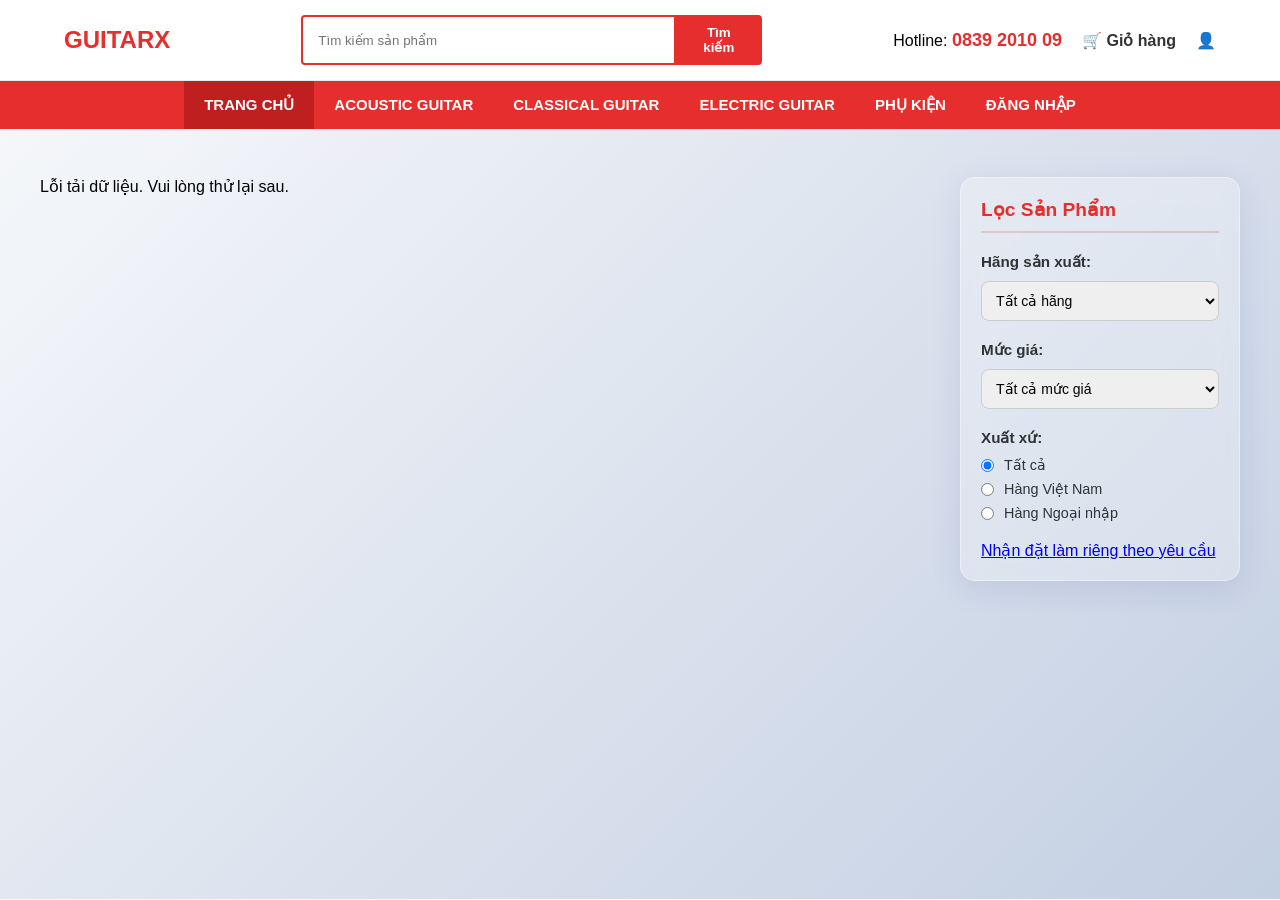
<file: index.html>
<!DOCTYPE html>
<html lang="vi">
<head>
    <meta charset="UTF-8">
    <meta name="viewport" content="width=device-width, initial-scale=1.0">
    <title>Cửa Hàng Nhạc Cụ - GUITARX</title>
    <link rel="stylesheet" href="./index.css">
</head>
<body>

    <header class="header">
        <div class="header-top">
            <div class="logo">
                <h2>GUITARX</h2>
            </div>

            <!-- Admin link (đã fix thành thẻ <a> hợp lệ) -->
            <a href="./admin.html" id="admin-link" style="display: none; padding: 8px 16px; background:#e52e2d; color:white; border-radius:6px; text-decoration:none; font-weight:bold; margin-left:15px;">Quản lý</a>

            <div class="search-bar">
                <input type="text" id="search-input" placeholder="Tìm kiếm sản phẩm">
                <button type="button" id="search-btn">Tìm kiếm</button>
            </div>

            <div class="header-contact">
                <span class="hotline">Hotline: <strong>0839 2010 09</strong></span>
<span id="cart-icon" class="cart">🛒 Giỏ hàng <span id="cart-count">0</span></span>
                <span class="user">👤 <span id="user-name"></span></span>
            </div>
        </div>

        <!-- NAVBAR ĐÃ HOÀN THIỆN -->
        <nav class="navbar">
            <button class="hamburger" id="hamburger">☰</button>
            <ul class="nav-list" id="nav-menu">
                <li><a href="#" class="active" data-type="all">Trang chủ</a></li>
                <li><a href="#" data-type="Acoustic">Acoustic Guitar</a></li>
                <li><a href="#" data-type="Classic">Classical Guitar</a></li>
                <li><a href="#" data-type="Electric">Electric Guitar</a></li>
                <li><a href="#" data-type="Accessory">Phụ kiện</a></li>
                <li id="login-link"><a href="./login.html">Đăng nhập</a></li>
            </ul>
        </nav>
    </header>       

    <main class="main-content">
        <div class="content-wrapper">
            <div id="guitar-list"></div>

            <aside class="filter-sidebar">
                <h3>Lọc Sản Phẩm</h3>
                
                <div class="filter-group">
                    <label>Hãng sản xuất:</label>
                    <select id="filter-brand">
                        <option value="all">Tất cả hãng</option>
                    </select>
                </div>

                <div class="filter-group">
                    <label>Mức giá:</label>
                    <select id="filter-price">
                        <option value="all">Tất cả mức giá</option>
                        <option value="under2">Dưới 2,000,000 đ</option>
                        <option value="2to5">Từ 2 - 5 triệu</option>
                        <option value="over5">Trên 5,000,000 đ</option>
                    </select>
                </div>

                <div class="filter-group">
                    <label>Xuất xứ:</label>
                    <div class="radio-group">
                        <label><input type="radio" name="origin" value="all" checked> Tất cả</label>
                        <label><input type="radio" name="origin" value="vietnam"> Hàng Việt Nam</label>
                        <label><input type="radio" name="origin" value="foreign"> Hàng Ngoại nhập</label>
                    </div>
                </div>
                <div>
                    <a href="qr.jpg" target="_blank">Nhận đặt làm riêng theo yêu cầu</a>
                </div>
            </aside>
        </div>
    </main>

    <script src="./auth.js"></script>
    <script src="./index.js"></script>

    <!-- CART MODAL -->
<div id="cart-modal" class="cart-modal">
    <div class="modal-content">
        <div class="modal-header">
            <h2>🛒 Giỏ hàng của bạn</h2>
            <span class="close-modal">&times;</span>
        </div>
        <div id="cart-items" class="cart-items"></div>
        <div class="cart-total">
            <strong>Tổng cộng: <span id="cart-total-price">0 đ</span></strong>
        </div>
        <div class="modal-actions">
            <button id="continue-shopping" class="btn-secondary">Tiếp tục mua sắm</button>
            <button id="checkout-btn" class="btn-primary">Thanh toán ngay</button>
        </div>
    </div>
</div>

<script src="./cart.js"></script>
</body>

</html>
</file>
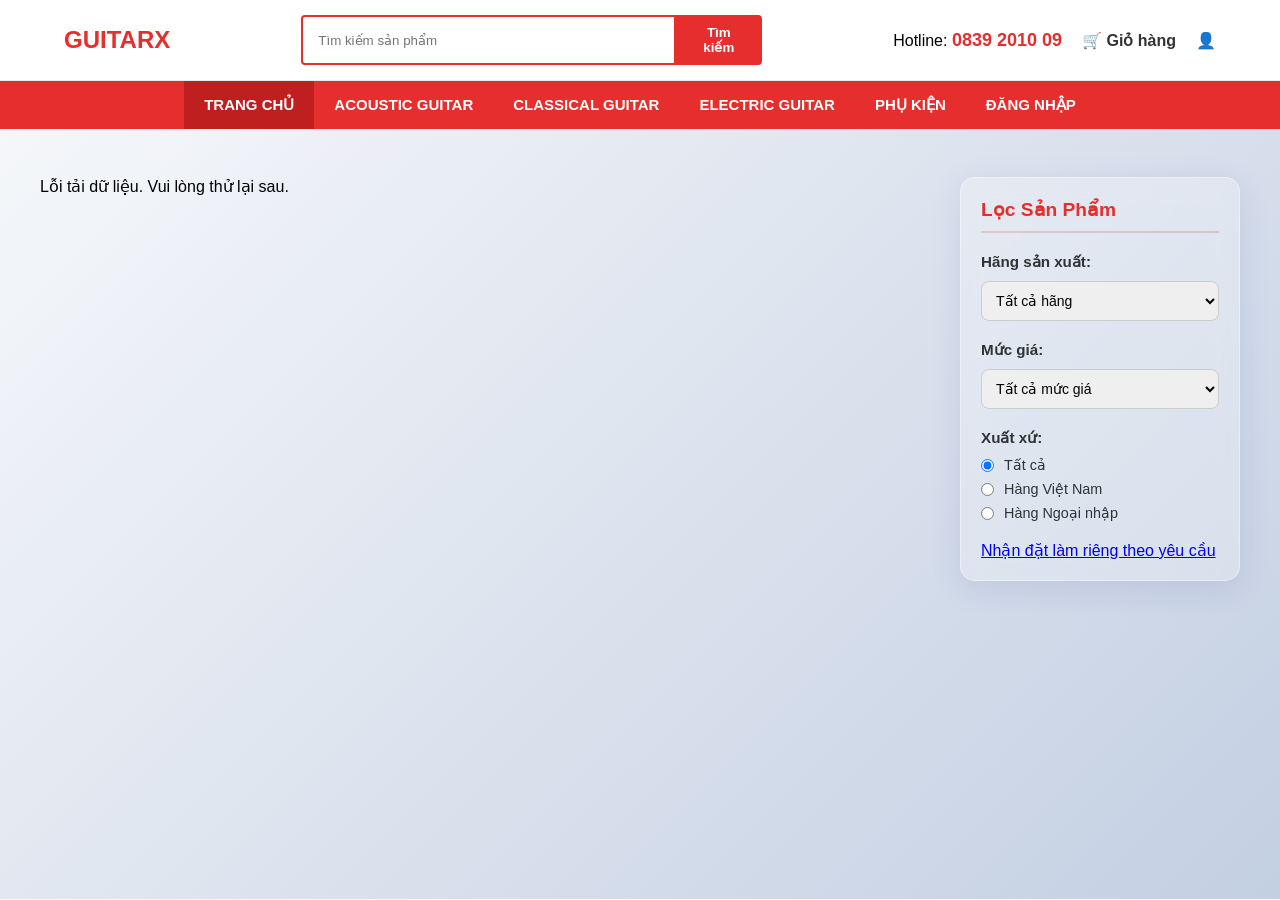
<file: admin.html>
<!DOCTYPE html>
<html lang="vi">
<head>
    <meta charset="UTF-8">
    <meta name="viewport" content="width=device-width, initial-scale=1.0">
    <title>Quản lý Guitar Pro</title>
    <link href="https://fonts.googleapis.com/css2?family=Inter:wght@400;500;600;700&display=swap" rel="stylesheet">
    <style>
        :root {
            --primary: #4f46e5;
            --success: #10b981;
            --danger: #ef4444;
            --warning: #f59e0b;
            --dark: #1e293b;
            --bg: #f8fafc;
        }

        body {
            font-family: 'Inter', sans-serif;
            margin: 0;
            background-color: var(--bg);
            color: var(--dark);
            padding: 40px 20px;
        }

        .container {
            max-width: 1000px;
            margin: 0 auto;
        }

        h1 {
            font-weight: 700;
            margin-bottom: 30px;
            display: flex;
            align-items: center;
            justify-content: space-between;
        }

        .back-link {
            font-size: 14px;
            color: var(--primary);
            text-decoration: none;
            font-weight: 500;
        }

        /* Form Styling */
        .card {
            background: #fff;
            padding: 24px;
            border-radius: 12px;
            box-shadow: 0 4px 6px -1px rgba(0, 0, 0, 0.1);
            margin-bottom: 30px;
        }

        .grid-form {
            display: grid;
            grid-template-columns: 1fr 1fr;
            gap: 15px;
        }

        .form-group {
            display: flex;
            flex-direction: column;
            margin-bottom: 15px;
        }

        .full-width { grid-column: span 2; }

        label {
            font-size: 13px;
            font-weight: 600;
            margin-bottom: 6px;
            color: #64748b;
        }

        input {
            padding: 10px 14px;
            border: 1px solid #e2e8f0;
            border-radius: 8px;
            font-size: 14px;
            transition: border 0.2s;
        }

        input:focus {
            outline: none;
            border-color: var(--primary);
            box-shadow: 0 0 0 3px rgba(79, 70, 229, 0.1);
        }

        .btn-group {
            margin-top: 10px;
        }

        button {
            padding: 10px 20px;
            border: none;
            border-radius: 8px;
            cursor: pointer;
            font-weight: 600;
            transition: opacity 0.2s;
        }

        .btn-add { background: var(--primary); color: white; }
        .btn-update { background: var(--warning); color: white; display: none; }
        
        /* Table Styling */
        table {
            width: 100%;
            border-collapse: collapse;
            background: white;
            border-radius: 12px;
            overflow: hidden;
            box-shadow: 0 4px 6px -1px rgba(0, 0, 0, 0.1);
        }

        th {
            background: #f1f5f9;
            color: #64748b;
            font-weight: 600;
            text-transform: uppercase;
            font-size: 12px;
            padding: 15px;
            text-align: left;
        }

        td {
            padding: 15px;
            border-bottom: 1px solid #f1f5f9;
            font-size: 14px;
        }

        tr:hover { background-color: #f8fafc; }

        .preview {
            width: 50px;
            height: 50px;
            border-radius: 6px;
            object-fit: cover;
            border: 1px solid #eee;
        }

        .price-tag {
            color: var(--success);
            font-weight: 700;
        }

        .actions {
            display: flex;
            gap: 8px;
        }

        .btn-edit { background: #e0f2fe; color: #0369a1; font-size: 12px; }
        .btn-delete { background: #fee2e2; color: #b91c1c; font-size: 12px; }

    </style>
</head>
<body>

    <div class="container">
        <h1>
            Quản lý Guitar
            <a href="index.html" class="back-link">← Về trang chủ</a>
        </h1>

        <div class="card">
            <form id="GuiForm">
                <input type="hidden" id="GuiId">
                <div class="grid-form">
                    <div class="form-group">
                        <label>Tên sản phẩm</label>
                        <input type="text" id="GuiName"required>
                    </div>
                    <div class="form-group">
                        <label>Hãng sản xuất</label>
                        <input type="text" id="GuiBrand"required>
                    </div>
                    <div class="form-group">
                        <label>Giá niêm yết (đ)</label>
                        <input type="number" id="GuiPri"required>
                    </div>
                    <div class="form-group">
                        <label>Link hình ảnh (URL)</label>
                        <input type="text" id="GuiImg"required>
                    </div>
                    <div class="form-group">
                        <label>Kiểu</label>
                        <input type="text" id="GuiType"required>
                    </div>
                </div>
                <div class="btn-group">
                    <button type="submit" id="btnAdd" class="btn-add">Thêm sản phẩm mới</button>
                    <button type="button" id="btnUpdate" class="btn-update">Cập nhật thay đổi</button>
                </div>
            </form>
        </div>

        <table>
            <thead>
                <tr>
                    <th>Sản phẩm</th>
                    <th>Hãng</th>
                    <th>Kiểu</th>
                    <th>Giá</th>
                    <th style="text-align: center;">Thao tác</th>
                </tr>
            </thead>
            <tbody id="tableBody">
                </tbody>
        </table>
    </div>

    <script src="./admin.js"></script>
</body>
</html>
</file>
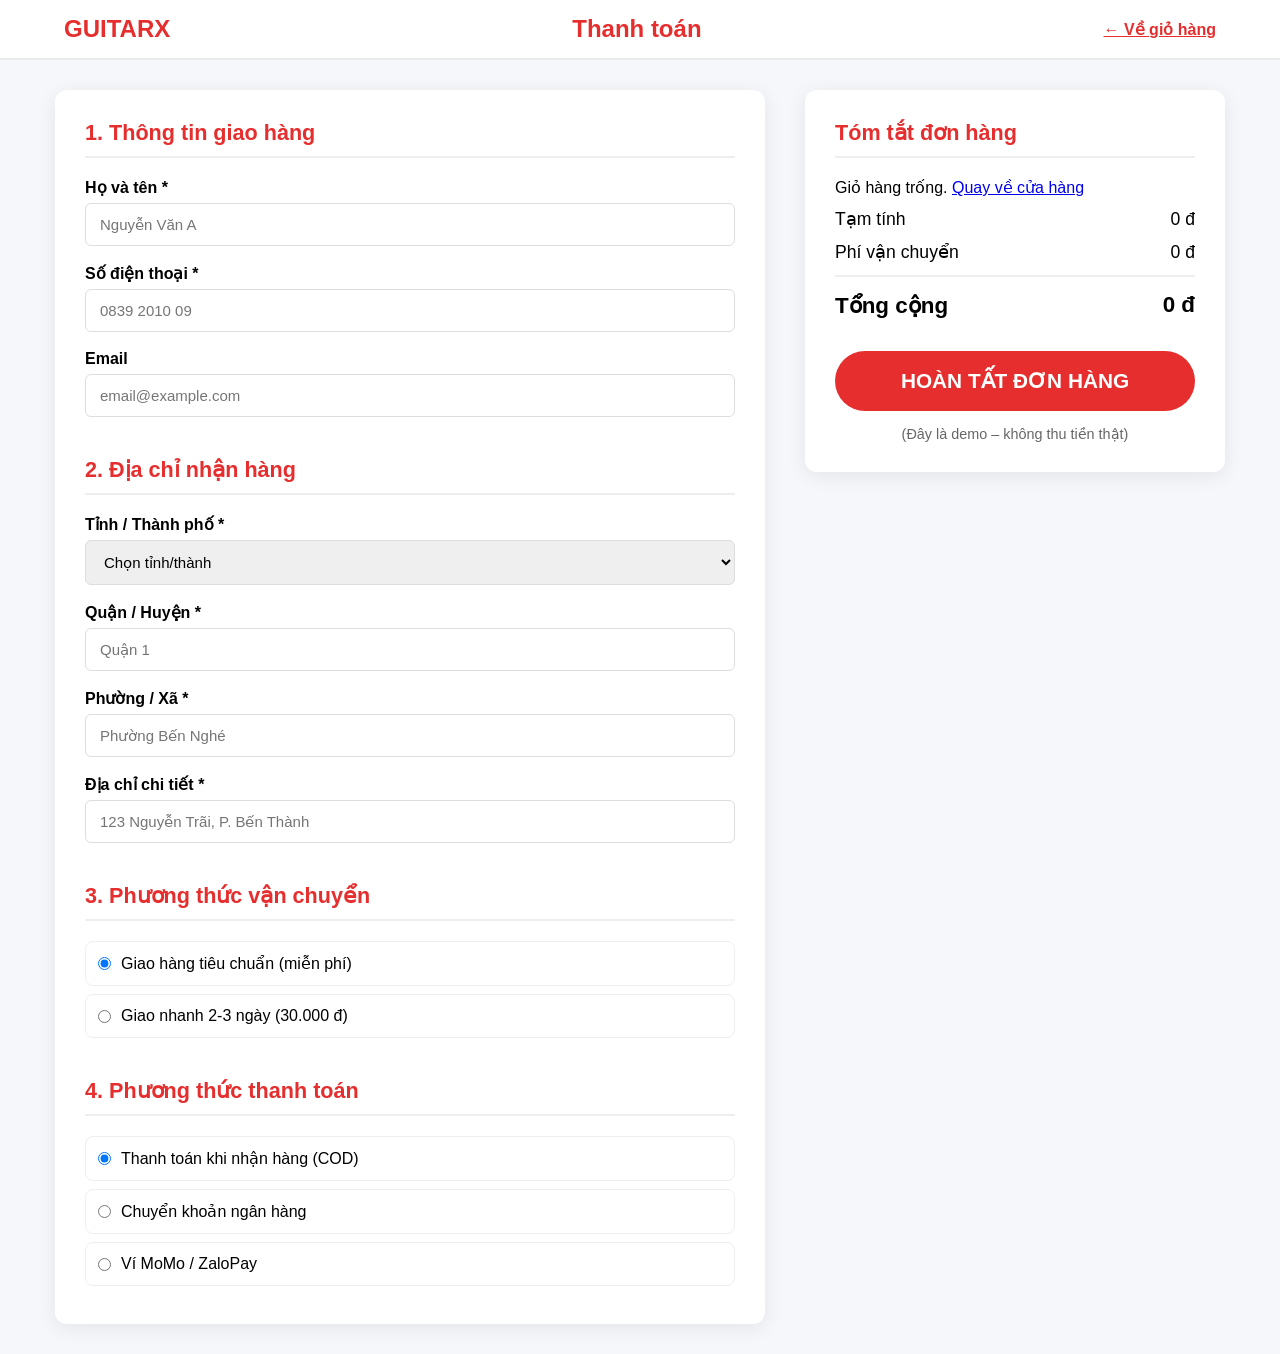
<file: checkout.html>
<!DOCTYPE html>
<html lang="vi">
<head>
    <meta charset="UTF-8">
    <meta name="viewport" content="width=device-width, initial-scale=1.0">
    <title>Thanh toán - GUITARX</title>
    <link rel="stylesheet" href="./index.css">
    <style>
        .checkout-container {
            max-width: 1200px;
            margin: 30px auto;
            padding: 0 15px;
            display: grid;
            grid-template-columns: 1fr 420px;
            gap: 40px;
        }
        .checkout-left { background: #fff; border-radius: 12px; padding: 30px; box-shadow: 0 4px 20px rgba(0,0,0,0.08); }
        .checkout-right { background: #fff; border-radius: 12px; padding: 30px; box-shadow: 0 4px 20px rgba(0,0,0,0.08); position: sticky; top: 20px; height: fit-content; }
        .section-title { font-size: 1.35rem; color: #e52e2d; margin-bottom: 20px; border-bottom: 2px solid #eee; padding-bottom: 10px; }
        .form-group { margin-bottom: 18px; }
        .form-group label { display: block; margin-bottom: 6px; font-weight: 600; }
        .form-group input, .form-group select { width: 100%; padding: 12px 14px; border: 1px solid #ddd; border-radius: 6px; font-size: 15px; }
        .form-group input:focus { border-color: #e52e2d; outline: none; }
        .order-item { display: flex; gap: 15px; padding: 12px 0; border-bottom: 1px solid #eee; }
        .order-item img { width: 60px; height: 60px; object-fit: contain; }
        .total-line { display: flex; justify-content: space-between; margin: 12px 0; font-size: 1.1rem; }
        .total-line strong { color: #e52e2d; }
        .payment-methods label { display: flex; align-items: center; gap: 10px; padding: 12px; border: 1px solid #eee; border-radius: 8px; margin-bottom: 8px; cursor: pointer; }
        .payment-methods input:checked + span { font-weight: bold; color: #e52e2d; }
        .btn-checkout { width: 100%; padding: 18px; background: #e52e2d; color: white; font-size: 1.3rem; font-weight: bold; border: none; border-radius: 50px; cursor: pointer; margin-top: 20px; }
        .btn-checkout:hover { background: #c92424; }
        @media (max-width: 900px) {
            .checkout-container { grid-template-columns: 1fr; }
        }
    </style>
</head>
<body>

    <!-- HEADER GIỐNG TRANG CHỦ -->
    <header class="header" style="border-bottom:1px solid #eee;">
        <div class="header-top">
            <div class="logo"><h2>GUITARX</h2></div>
            <h1 style="font-size:24px;color:#e52e2d;">Thanh toán</h1>
            <a href="index.html" style="color:#e52e2d;font-weight:bold;">← Về giỏ hàng</a>
        </div>
    </header>

    <div class="checkout-container">
        <!-- CỘT TRÁI: Form thông tin -->
        <div class="checkout-left">
            <h2 class="section-title">1. Thông tin giao hàng</h2>
            
            <div class="form-group">
                <label>Họ và tên *</label>
                <input type="text" id="fullname" placeholder="Nguyễn Văn A" required>
            </div>
            <div class="form-group">
                <label>Số điện thoại *</label>
                <input type="tel" id="phone" placeholder="0839 2010 09" required>
            </div>
            <div class="form-group">
                <label>Email</label>
                <input type="email" id="email" placeholder="email@example.com">
            </div>

            <h2 class="section-title" style="margin-top:40px;">2. Địa chỉ nhận hàng</h2>
            <div class="form-group">
                <label>Tỉnh / Thành phố *</label>
                <select id="province">
                    <option value="">Chọn tỉnh/thành</option>
                    <option value="TP.HCM">TP. Hồ Chí Minh</option>
                    <option value="Hà Nội">Hà Nội</option>
                    <option value="Đà Nẵng">Đà Nẵng</option>
                    <option value="Hải Phòng">Hải Phòng</option>
                    <option value="Cần Thơ">Cần Thơ</option>
                    <!-- Có thể thêm nhiều hơn -->
                </select>
            </div>
            <div class="form-group">
                <label>Quận / Huyện *</label>
                <input type="text" id="district" placeholder="Quận 1">
            </div>
            <div class="form-group">
                <label>Phường / Xã *</label>
                <input type="text" id="ward" placeholder="Phường Bến Nghé">
            </div>
            <div class="form-group">
                <label>Địa chỉ chi tiết *</label>
                <input type="text" id="address" placeholder="123 Nguyễn Trãi, P. Bến Thành">
            </div>

            <h2 class="section-title" style="margin-top:40px;">3. Phương thức vận chuyển</h2>
            <div class="payment-methods">
                <label><input type="radio" name="shipping" value="cod" checked> Giao hàng tiêu chuẩn (miễn phí)</label>
                <label><input type="radio" name="shipping" value="fast"> Giao nhanh 2-3 ngày (30.000 đ)</label>
            </div>

            <h2 class="section-title" style="margin-top:40px;">4. Phương thức thanh toán</h2>
            <div class="payment-methods">
                <label><input type="radio" name="payment" value="cod" checked> Thanh toán khi nhận hàng (COD)</label>
                <label><input type="radio" name="payment" value="bank"> Chuyển khoản ngân hàng</label>
                <label><input type="radio" name="payment" value="momo"> Ví MoMo / ZaloPay</label>
            </div>
        </div>

        <!-- CỘT PHẢI: Tóm tắt đơn hàng -->
        <div class="checkout-right">
            <h2 class="section-title">Tóm tắt đơn hàng</h2>
            <div id="order-items"></div>

            <div class="total-line">
                <span>Tạm tính</span>
                <span id="subtotal">0 đ</span>
            </div>
            <div class="total-line">
                <span>Phí vận chuyển</span>
                <span id="shipping-fee">0 đ</span>
            </div>
            <div class="total-line" style="font-size:1.4rem; font-weight:bold; border-top:2px solid #eee; padding-top:15px;">
                <span>Tổng cộng</span>
                <span id="grand-total">0 đ</span>
            </div>

            <button onclick="completeOrder()" class="btn-checkout">HOÀN TẤT ĐƠN HÀNG</button>
            <p style="text-align:center; margin-top:15px; color:#666; font-size:0.9rem;">(Đây là demo – không thu tiền thật)</p>
        </div>
    </div>

    <script src="./cart.js"></script>
    <script src="./checkout.js"></script>
</body>
</html>
</file>
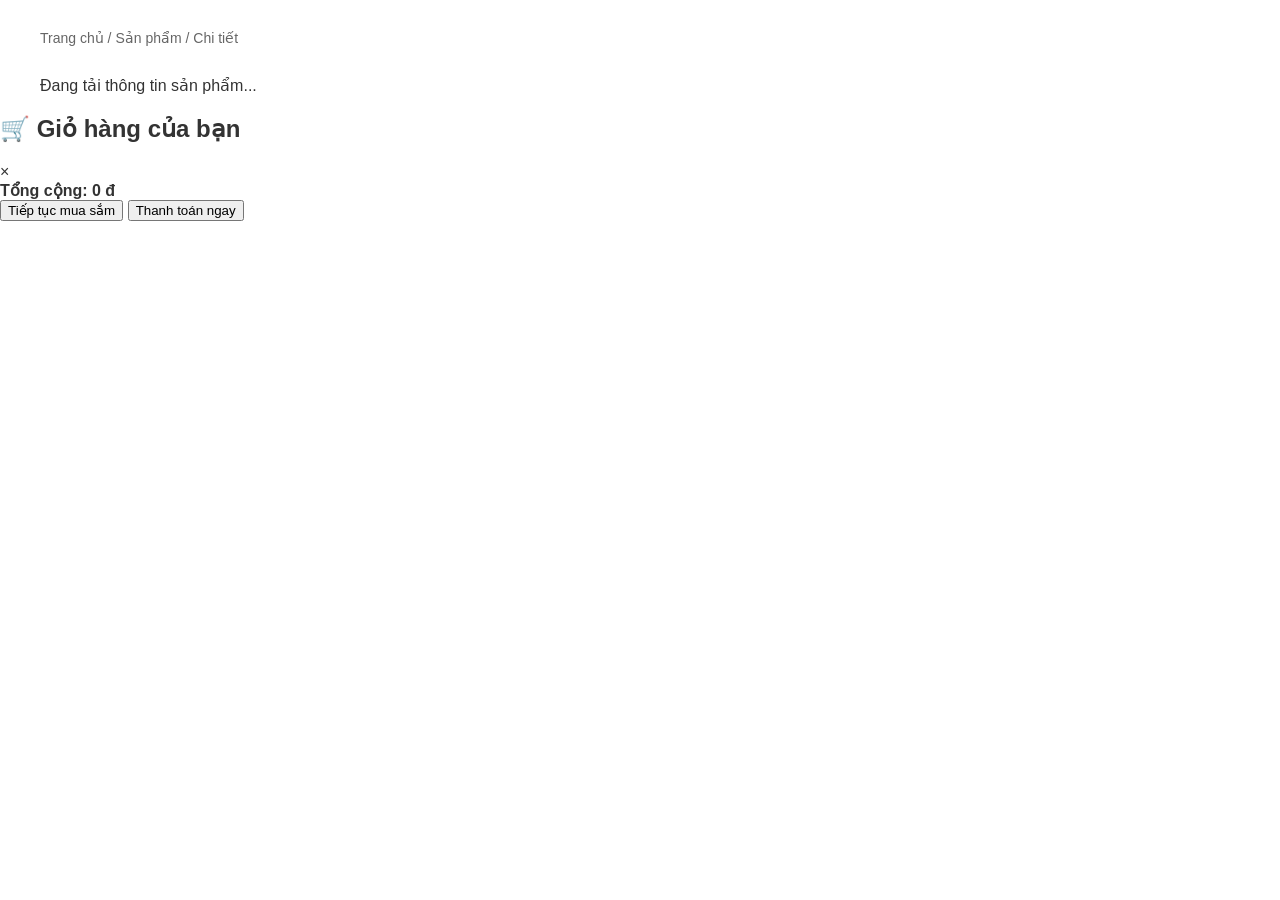
<file: detail.html>
<!DOCTYPE html>
<html lang="vi">
<head>
    <meta charset="UTF-8">
    <meta name="viewport" content="width=device-width, initial-scale=1.0">
    <title>Chi tiết sản phẩm - GUITARX</title>
    <link rel="stylesheet" href="https://cdnjs.cloudflare.com/ajax/libs/font-awesome/6.0.0/css/all.min.css">
    <style>
        :root {
            --primary-color: #e52e2d;
            --text-main: #333;
            --text-sub: #666;
            --bg-light: #f9f9f9;
            --border-color: #eee;
        }

        body {
            font-family: 'Segoe UI', Arial, sans-serif;
            margin: 0;
            background-color: #fff;
            color: var(--text-main);
        }

        .container {
            max-width: 1200px;
            margin: 20px auto;
            padding: 0 15px;
        }

        /* Breadcrumb (Đường dẫn) */
        .breadcrumb {
            padding: 10px 0;
            font-size: 14px;
            color: var(--text-sub);
        }
        .breadcrumb a { text-decoration: none; color: var(--text-sub); }
        .breadcrumb a:hover { color: var(--primary-color); }

        /* Main Product Layout */
        .product-detail {
            display: grid;
            grid-template-columns: 1fr 1fr;
            gap: 40px;
            margin-top: 20px;
        }

        /* Cột trái: Hình ảnh */
        .product-image {
            border: 1px solid var(--border-color);
            border-radius: 8px;
            padding: 20px;
            text-align: center;
        }
        .product-image img {
            max-width: 100%;
            height: auto;
            transition: transform 0.3s;
        }

        /* Cột phải: Thông tin */
        .product-info h1 {
            font-size: 28px;
            margin-bottom: 15px;
            color: #000;
        }

        .product-meta {
            margin-bottom: 20px;
            font-size: 15px;
        }
        .product-meta span { margin-right: 20px; }
        .product-meta strong { color: var(--primary-color); }

        .price-box {
            background: var(--bg-light);
            padding: 20px;
            border-radius: 5px;
            margin-bottom: 25px;
        }
        .current-price {
            font-size: 32px;
            font-weight: bold;
            color: var(--primary-color);
        }

        .product-desc-short {
            line-height: 1.6;
            color: var(--text-sub);
            margin-bottom: 25px;
            border-bottom: 1px solid var(--border-color);
            padding-bottom: 20px;
        }

        /* Nút hành động */
        .action-btns {
            display: flex;
            gap: 15px;
        }
        .btn {
            padding: 15px 30px;
            border: none;
            border-radius: 4px;
            font-weight: bold;
            cursor: pointer;
            text-transform: uppercase;
            flex: 1;
        }
        .btn-buy { background: var(--primary-color); color: white; }
        .btn-cart { background: #333; color: white; }
        .btn:hover { opacity: 0.9; }

        /* Responsive */
        @media (max-width: 768px) {
            .product-detail { grid-template-columns: 1fr; }
        }
    </style>
</head>
<body>

    <div class="container">
        <div class="breadcrumb">
            <a href="index.html">Trang chủ</a> / <span id="bread-type">Sản phẩm</span> / <span id="bread-name">Chi tiết</span>
        </div>

        <div id="product-content" class="product-detail">
            <div class="loading">Đang tải thông tin sản phẩm...</div>
        </div>
    </div>

    <script src="./detail.js"></script>
    <!-- CART MODAL (giống index.html) -->
<div id="cart-modal" class="cart-modal">
    <div class="modal-content">
        <div class="modal-header">
            <h2>🛒 Giỏ hàng của bạn</h2>
            <span class="close-modal">&times;</span>
        </div>
        <div id="cart-items" class="cart-items"></div>
        <div class="cart-total">
            <strong>Tổng cộng: <span id="cart-total-price">0 đ</span></strong>
        </div>
        <div class="modal-actions">
            <button id="continue-shopping" class="btn-secondary">Tiếp tục mua sắm</button>
            <button id="checkout-btn" class="btn-primary">Thanh toán ngay</button>
        </div>
    </div>
</div>

<script src="./cart.js"></script>
<script src="./detail.js"></script>
</body>
</html>
</file>
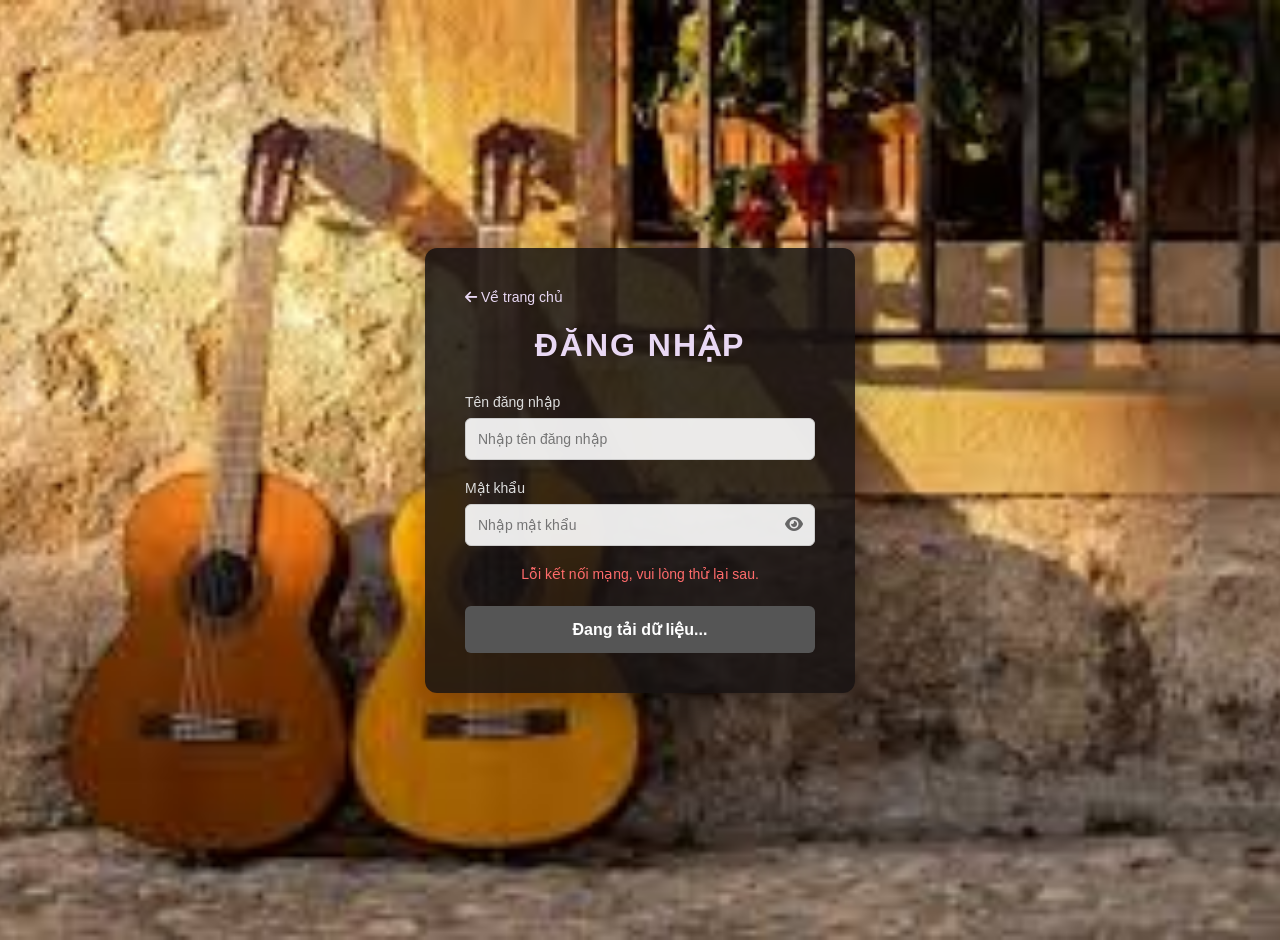
<file: login.html>
<!DOCTYPE html>
<html lang="vi">

<head>
    <meta charset="UTF-8">
    <meta name="viewport" content="width=device-width, initial-scale=1.0">
    <title>Đăng nhập - GUITARX</title>
    <link rel="stylesheet" href="./login.css">
    <link rel="stylesheet" href="https://cdnjs.cloudflare.com/ajax/libs/font-awesome/6.0.0/css/all.min.css">
</head>

<body>
    <div id="form">
        <div class="form-header">
            <a href="./index.html" class="back-link"><i class="fas fa-arrow-left"></i> Về trang chủ</a>
        </div>

        <h1>ĐĂNG NHẬP</h1>

        <form id="loginForm">
            <div class="form-control">
                <label for="username">Tên đăng nhập</label>
                <input id="username" type="text" placeholder="Nhập tên đăng nhập" required autocomplete="username" />
            </div>
            <div class="form-control">
                <label for="password">Mật khẩu</label>
                <div class="password-wrapper">
                    <input id="password" type="password" placeholder="Nhập mật khẩu" required
                        autocomplete="current-password" />
                    <span id="togglePassword" class="toggle-password"><i class="fas fa-eye"></i></span>
                </div>
            </div>

            <p id="err"></p>
            <button type="submit" id="submitBtn">Đăng nhập</button>
        </form>
    </div>

    <script>
        let users = [];
        const url = "https://69b6a4f2583f543fbd9e31f3.mockapi.io/users/users";

        // Vô hiệu hóa nút submit cho đến khi tải xong dữ liệu
        const submitBtn = document.getElementById("submitBtn");
        submitBtn.disabled = true;
        submitBtn.innerText = "Đang tải dữ liệu...";

        fetch(url)
            .then((res) => res.json())
            .then((data) => {
                users = data;
                submitBtn.disabled = false;
                submitBtn.innerText = "Đăng nhập";
            })
            .catch(err => {
                document.getElementById("err").innerText = "Lỗi kết nối mạng, vui lòng thử lại sau.";
            });

        document.getElementById("loginForm").addEventListener("submit", (e) => {
            e.preventDefault();

            const usernameInput = document.getElementById("username").value.trim();
            const passwordInput = document.getElementById("password").value;
            const errorMsg = document.getElementById("err");

            errorMsg.innerHTML = ""; // Xóa lỗi cũ

            const foundUser = users.find(
                (u) => u.name === usernameInput && u.password === passwordInput
            );

            if (foundUser) {
                localStorage.setItem("username", foundUser.name);
                localStorage.setItem("userId", foundUser.id);

                if (foundUser.id === 1 || foundUser.id === "1") {
                    window.location.href = "./admin.html";
                } else {
                    window.location.href = "./index.html";
                }
            } else {
                errorMsg.innerHTML = "Sai tài khoản hoặc mật khẩu!";
            }
        });

        // --- XỬ LÝ ẨN/HIỆN MẬT KHẨU ---
        const togglePassword = document.getElementById("togglePassword");
        const passwordInput = document.getElementById("password");

        togglePassword.addEventListener("click", function () {
            // 1. Chuyển đổi loại input giữa 'password' và 'text'
            const type = passwordInput.getAttribute("type") === "password" ? "text" : "password";
            passwordInput.setAttribute("type", type);

            // 2. Thay đổi icon con mắt
            const icon = this.querySelector("i");
            icon.classList.toggle("fa-eye");       // Mắt mở
            icon.classList.toggle("fa-eye-slash"); // Mắt nhắm có gạch chéo
        });
    </script>
</body>

</html>
</file>
<file: index.css>
/* Thiết lập biến màu sắc */
:root {
    --primary-gradient: linear-gradient(135deg, #f5f7fa 0%, #c3cfe2 100%);
    --card-glass: rgba(255, 255, 255, 0.25);
    --card-border: rgba(255, 255, 255, 0.4);
    --text-primary: #2d3436;
    --text-secondary: #636e72;
}

/* Reset CSS cơ bản */
* {
    margin: 0;
    padding: 0;
    box-sizing: border-box;
    font-family: 'Segoe UI', Tahoma, Geneva, Verdana, sans-serif;
}

body {
    background-color: #f5f7fa;
    min-height: 100vh;
}

/* --- KIỂU DÁNG HEADER --- */
.header-top {
    display: flex;
    justify-content: space-between;
    align-items: center;
    padding: 15px 5%;
    background-color: #ffffff;
    border-bottom: 1px solid #eaeaea;
}

.logo h2 {
    color: #e52e2d;
    font-weight: bold;
    font-size: 24px;
}

.search-bar {
    display: flex;
    width: 40%;
}

.search-bar input {
    width: 100%;
    padding: 10px 15px;
    border: 2px solid #e52e2d;
    border-radius: 4px 0 0 4px;
    outline: none;
}

.search-bar button {
    padding: 10px 20px;
    background-color: #e52e2d;
    color: white;
    border: none;
    border-radius: 0 4px 4px 0;
    cursor: pointer;
    font-weight: bold;
}

.search-bar button:hover {
    background-color: #c92424;
}

.header-contact {
    display: flex;
    gap: 20px;
    align-items: center;
}

.hotline strong {
    color: #e52e2d;
    font-size: 18px;
}

.cart {
    cursor: pointer;
    font-weight: bold;
    color: #333;
}

/* Thanh Menu Điều Hướng */
.navbar {
    background-color: #e52e2d;
}

.nav-list {
    list-style: none;
    display: flex;
    justify-content: center;
}

.nav-list a {
    display: block;
    padding: 15px 20px;
    color: #ffffff;
    text-decoration: none;
    font-weight: bold;
    font-size: 15px;
    text-transform: uppercase;
    transition: background-color 0.3s ease;
}

.nav-list a:hover, 
.nav-list a.active {
    background-color: #bf1f1f;
}

/* Responsive cơ bản */
@media (max-width: 900px) {
    .header-top {
        flex-direction: column;
        gap: 15px;
    }
    .search-bar {
        width: 80%;
    }
    .nav-list {
        flex-wrap: wrap;
    }
}

/* --- PHẦN HIỂN THỊ SẢN PHẨM (BODY) --- */
.main-content {
    background: var(--primary-gradient);
    min-height: calc(100vh - 130px);
    padding: 3rem 2rem;
    display: flex;
    justify-content: center;
}

#guitar-list {
    display: grid;
    grid-template-columns: repeat(auto-fit, minmax(280px, 1fr));
    gap: 2.5rem;
    width: 100%;
    max-width: 1200px;
}

/* Glassmorphism Card Style */
.glass-card {
    background: var(--card-glass);
    backdrop-filter: blur(12px);
    -webkit-backdrop-filter: blur(12px);
    border: 1px solid var(--card-border);
    border-radius: 20px;
    padding: 1.5rem;
    box-shadow: 0 8px 32px 0 rgba(31, 38, 135, 0.15);
    display: flex;
    flex-direction: column;
    align-items: center;
    transition: transform 0.3s ease, box-shadow 0.3s ease;
    position: relative;
    overflow: hidden;
}

.glass-card:hover {
    transform: translateY(-5px);
    box-shadow: 0 12px 40px 0 rgba(31, 38, 135, 0.25);
}

.image-container {
    position: relative;
    width: 150px;
    height: 150px;
    margin-bottom: 1rem;
    display: flex;
    justify-content: center;
    align-items: center;
}

.blob {
    position: absolute;
    width: 120%;
    height: 120%;
    background: radial-gradient(circle, rgba(255, 255, 255, 0.6) 0%, rgba(255, 255, 255, 0) 70%);
    border-radius: 50%;
    z-index: 0;
}

.guitar-sprite {
    width: 100%;
    height: 100%;
    object-fit: contain;
    z-index: 1;
    filter: drop-shadow(0 5px 15px rgba(0, 0, 0, 0.2));
    transition: transform 0.3s ease;
}

.glass-card:hover .guitar-sprite {
    transform: scale(1.1);
}

.guitar-name {
    font-size: 1.5rem;
    font-weight: 800;
    margin: 0.5rem 0;
    color: var(--text-primary);
    text-transform: capitalize;
    text-align: center;
}

.types-container {
    margin-bottom: 1.5rem;
}

.type-badge {
    background: rgba(45, 52, 54, 0.1);
    color: var(--text-secondary);
    padding: 0.35rem 1rem;
    border-radius: 8px;
    font-size: 0.9rem;
    font-weight: 600;
    text-transform: capitalize;
}

/* Thêm CSS cho phần Thông số (Giá, Hãng) */
.stats-row {
    display: flex;
    gap: 30px;
    margin-bottom: 15px;
    justify-content: center;
    width: 100%;
}

.stat-item {
    display: flex;
    flex-direction: column;
    align-items: center;
}

.stat-value {
    font-weight: bold;
    color: #e52e2d;
    font-size: 1.1rem;
}

.stat-label {
    font-size: 0.8rem;
    color: var(--text-secondary);
}

/* Nút Xem chi tiết */
.card-footer {
    width: 100%;
    display: flex;
    justify-content: center;
    margin-top: auto;
    padding-top: 1rem;
}

.detail-btn {
    text-decoration: none;
    color: #e52e2d;
    background: rgba(255, 255, 255, 0.8);
    padding: 0.6rem 1.5rem;
    border-radius: 20px;
    font-weight: bold;
    border: 1px solid rgba(255, 255, 255, 0.4);
    transition: all 0.3s ease;
    box-shadow: 0 4px 6px rgba(0,0,0,0.1);
}

.detail-btn:hover {
    background: #e52e2d;
    color: white;
    transform: scale(1.05);
}
/* --- LAYOUT CHỨA LIST VÀ SIDEBAR --- */
.content-wrapper {
    display: flex;
    width: 100%;
    max-width: 1200px;
    gap: 30px; /* Khoảng cách giữa List và Sidebar */
    align-items: flex-start;
}

#guitar-list {
    flex: 1; /* Cho danh sách sản phẩm chiếm phần không gian lớn */
    /* Code cũ của bạn (display: grid...) vẫn giữ nguyên tác dụng */
}

/* --- STYLING CHO SIDEBAR --- */
.filter-sidebar {
    width: 280px; /* Độ rộng cố định của sidebar */
    background: var(--card-glass);
    backdrop-filter: blur(12px);
    -webkit-backdrop-filter: blur(12px);
    border: 1px solid var(--card-border);
    border-radius: 15px;
    padding: 20px;
    position: sticky; /* Giữ sidebar cố định khi cuộn trang */
    top: 20px; 
    box-shadow: 0 8px 32px 0 rgba(31, 38, 135, 0.1);
}

.filter-sidebar h3 {
    color: #e52e2d;
    font-size: 1.2rem;
    margin-bottom: 20px;
    padding-bottom: 10px;
    border-bottom: 2px solid rgba(229, 46, 45, 0.2);
}

.filter-group {
    margin-bottom: 20px;
}

.filter-group label {
    display: block;
    font-weight: 600;
    margin-bottom: 10px;
    color: var(--text-primary);
    font-size: 0.95rem;
}

.filter-group select {
    width: 100%;
    padding: 10px;
    border: 1px solid #ccc;
    border-radius: 8px;
    outline: none;
    font-size: 14px;
    cursor: pointer;
}

.filter-group select:focus {
    border-color: #e52e2d;
}

.radio-group label {
    display: flex;
    align-items: center;
    gap: 10px;
    font-weight: normal;
    margin-bottom: 8px;
    cursor: pointer;
    font-size: 0.9rem;
}

/* Responsive: Đưa sidebar lên trên đầu khi xem trên điện thoại */
@media (max-width: 900px) {
    .content-wrapper {
        flex-direction: column-reverse; /* Đảo ngược để thanh tìm kiếm lên trên list */
    }
    .filter-sidebar {
        width: 100%;
        position: static; /* Bỏ dính */
    }
}



/* ==================== HAMBURGER MENU ==================== */
.hamburger {
    display: none;
    background: none;
    border: none;
    font-size: 28px;
    color: white;
    cursor: pointer;
    padding: 10px;
}

.navbar {
    position: relative;
}

@media (max-width: 900px) {
    .hamburger {
        display: block;
    }

    .nav-list {
        display: none;
        flex-direction: column;
        position: absolute;
        top: 100%;
        left: 0;
        width: 100%;
        background-color: #e52e2d;
        padding: 15px 0;
        box-shadow: 0 10px 20px rgba(0, 0, 0, 0.2);
        z-index: 1000;
    }

    .nav-list.active {
        display: flex;
    }

    .nav-list li {
        text-align: center;
        width: 100%;
    }

    .nav-list a {
        padding: 15px 20px;
        border-bottom: 1px solid rgba(255,255,255,0.2);
    }

    .nav-list a:last-child {
        border-bottom: none;
    }
}

/* Cải thiện header-top trên mobile */
@media (max-width: 900px) {
    .header-top {
        flex-wrap: wrap;
        justify-content: space-between;
    }
    .admin-link {
        margin-top: 10px;
    }
}

/* ====================== CART MODAL ====================== */
.cart-modal {
    display: none;
    position: fixed;
    top: 0; left: 0;
    width: 100%; height: 100%;
    background-color: rgba(0, 0, 0, 0.65);
    z-index: 2000;
    align-items: center;
    justify-content: center;
}

.modal-content {
    background: var(--card-glass);
    backdrop-filter: blur(12px);
    -webkit-backdrop-filter: blur(12px);
    border: 1px solid var(--card-border);
    border-radius: 20px;
    width: 90%;
    max-width: 620px;
    max-height: 85vh;
    overflow: hidden;
    box-shadow: 0 15px 40px rgba(31, 38, 135, 0.3);
}

.modal-header {
    display: flex;
    justify-content: space-between;
    align-items: center;
    padding: 20px 25px;
    border-bottom: 1px solid rgba(255,255,255,0.3);
}

.modal-header h2 {
    margin: 0;
    color: #e52e2d;
}

.close-modal {
    font-size: 32px;
    font-weight: bold;
    cursor: pointer;
    color: #e52e2d;
    line-height: 1;
}

.cart-items {
    max-height: 420px;
    overflow-y: auto;
    padding: 10px 25px;
}

.cart-item {
    display: flex;
    align-items: center;
    gap: 15px;
    padding: 15px 0;
    border-bottom: 1px solid rgba(229,46,45,0.15);
}

.cart-item img {
    width: 70px;
    height: 70px;
    object-fit: contain;
}

.cart-item-info {
    flex: 1;
}

.cart-item-info h4 {
    margin: 0 0 4px 0;
    font-size: 1.1rem;
}

.cart-item-info p {
    margin: 0;
    color: #636e72;
    font-size: 0.95rem;
}

.quantity-controls {
    display: flex;
    align-items: center;
    gap: 8px;
}

.quantity-controls button {
    width: 30px; height: 30px;
    border: 2px solid #e52e2d;
    background: white;
    color: #e52e2d;
    border-radius: 50%;
    font-size: 18px;
    cursor: pointer;
    display: flex;
    align-items: center;
    justify-content: center;
}

.item-total-price {
    font-weight: bold;
    color: #e52e2d;
    min-width: 110px;
    text-align: right;
}

.remove-item {
    background: none;
    border: none;
    font-size: 26px;
    color: #e52e2d;
    cursor: pointer;
    padding: 0 8px;
}

.cart-total {
    padding: 20px 25px;
    border-top: 1px solid rgba(255,255,255,0.3);
    font-size: 1.35rem;
    text-align: right;
}

.modal-actions {
    display: flex;
    gap: 12px;
    padding: 18px 25px;
    background: rgba(255,255,255,0.15);
}

.modal-actions button {
    flex: 1;
    padding: 14px;
    border-radius: 30px;
    font-weight: bold;
    font-size: 1rem;
}

.btn-secondary { background: #f1f1f1; color: #333; }
.btn-primary { background: #e52e2d; color: white; }

/* Badge giỏ hàng */
.cart { position: relative; cursor: pointer; }
#cart-count {
    position: absolute;
    top: -10px;
    right: -10px;
    background: #e52e2d;
    color: white;
    font-size: 12px;
    font-weight: bold;
    padding: 2px 7px;
    border-radius: 50%;
    min-width: 18px;
    text-align: center;
    box-shadow: 0 2px 6px rgba(0,0,0,0.3);
}
</file>
<file: login.css>
body {
    background-image: url('LiBG.jpg');
    font-family: 'Segoe UI', Tahoma, Geneva, Verdana, sans-serif;
    color: black;
    padding: 20px;
    background-size: cover; /* Sửa thành cover để ảnh full màn hình */
    background-position: center;
    background-repeat: no-repeat;
    min-height: 100vh;
    margin: 0;
    display: flex;
    justify-content: center;
    align-items: center;
}

#form {
    color: white;
    padding: 40px;
    background-color: rgba(23, 18, 18, 0.85);
    border-radius: 12px;
    text-align: center;
    width: 100%;
    max-width: 350px; /* Giới hạn độ rộng tối đa */
    box-shadow: 0 8px 32px rgba(0, 0, 0, 0.3);
}

.form-header {
    text-align: left;
    margin-bottom: 20px;
}

.back-link {
    color: #e9d8f4;
    text-decoration: none;
    font-size: 14px;
    transition: color 0.2s;
}

.back-link:hover {
    color: #db7093;
}

#form h1 {
    margin-top: 0;
    margin-bottom: 30px;
    color: #e9d8f4;
    letter-spacing: 2px;
}

.form-control {
    margin-bottom: 20px;
    text-align: left;
}

.form-control label {
    display: block;
    margin-bottom: 8px;
    font-size: 14px;
    color: #ddd;
}

.form-control input {
    width: 100%;
    padding: 12px;
    border: 1px solid #ccc;
    border-radius: 6px;
    font-size: 14px;
    box-sizing: border-box;
    background-color: rgba(255, 255, 255, 0.9);
    transition: border-color 0.2s;
}

.form-control input:focus {
    outline: none;
    border-color: #58257b;
    box-shadow: 0 0 0 2px rgba(88, 37, 123, 0.3);
}

button {
    width: 100%;
    padding: 14px;
    border-radius: 6px;
    border: none;
    background-color: #58257b;
    color: white;
    font-size: 16px;
    font-weight: bold;
    cursor: pointer;
    transition: background-color 0.2s;
    margin-top: 10px;
}

button:hover:not(:disabled) {
    background-color: #db7093;
}

button:disabled {
    background-color: #555;
    cursor: not-allowed;
}

#err {
    color: #ff6b6b;
    font-size: 14px;
    margin: 10px 0;
    min-height: 20px;
}
/* --- TRANG TRÍ CHỨC NĂNG ẨN/HIỆN MẬT KHẨU --- */
.password-wrapper {
    position: relative; /* Tạo gốc tọa độ để đặt icon con mắt */
    display: block;
}

.password-wrapper input {
    /* Kế thừa lại style cũ của form-control input */
    width: 100%;
    padding: 12px;
    padding-right: 40px; /* Chừa khoảng trống bên phải để chữ không bị đè lên icon */
    border: 1px solid #ccc;
    border-radius: 6px;
    font-size: 14px;
    box-sizing: border-box;
    background-color: rgba(255, 255, 255, 0.9);
    transition: border-color 0.2s;
}

.password-wrapper input:focus {
    outline: none;
    border-color: #58257b;
    box-shadow: 0 0 0 2px rgba(88, 37, 123, 0.3);
}

.toggle-password {
    position: absolute;
    right: 12px; /* Cách lề phải 12px */
    top: 50%; /* Đẩy xuống giữa theo chiều dọc */
    transform: translateY(-50%); /* Căn chuẩn chính giữa */
    cursor: pointer;
    color: #666;
    font-size: 16px;
    transition: color 0.2s;
}

.toggle-password:hover {
    color: #58257b; /* Đổi màu khi di chuột vào */
}
</file>
